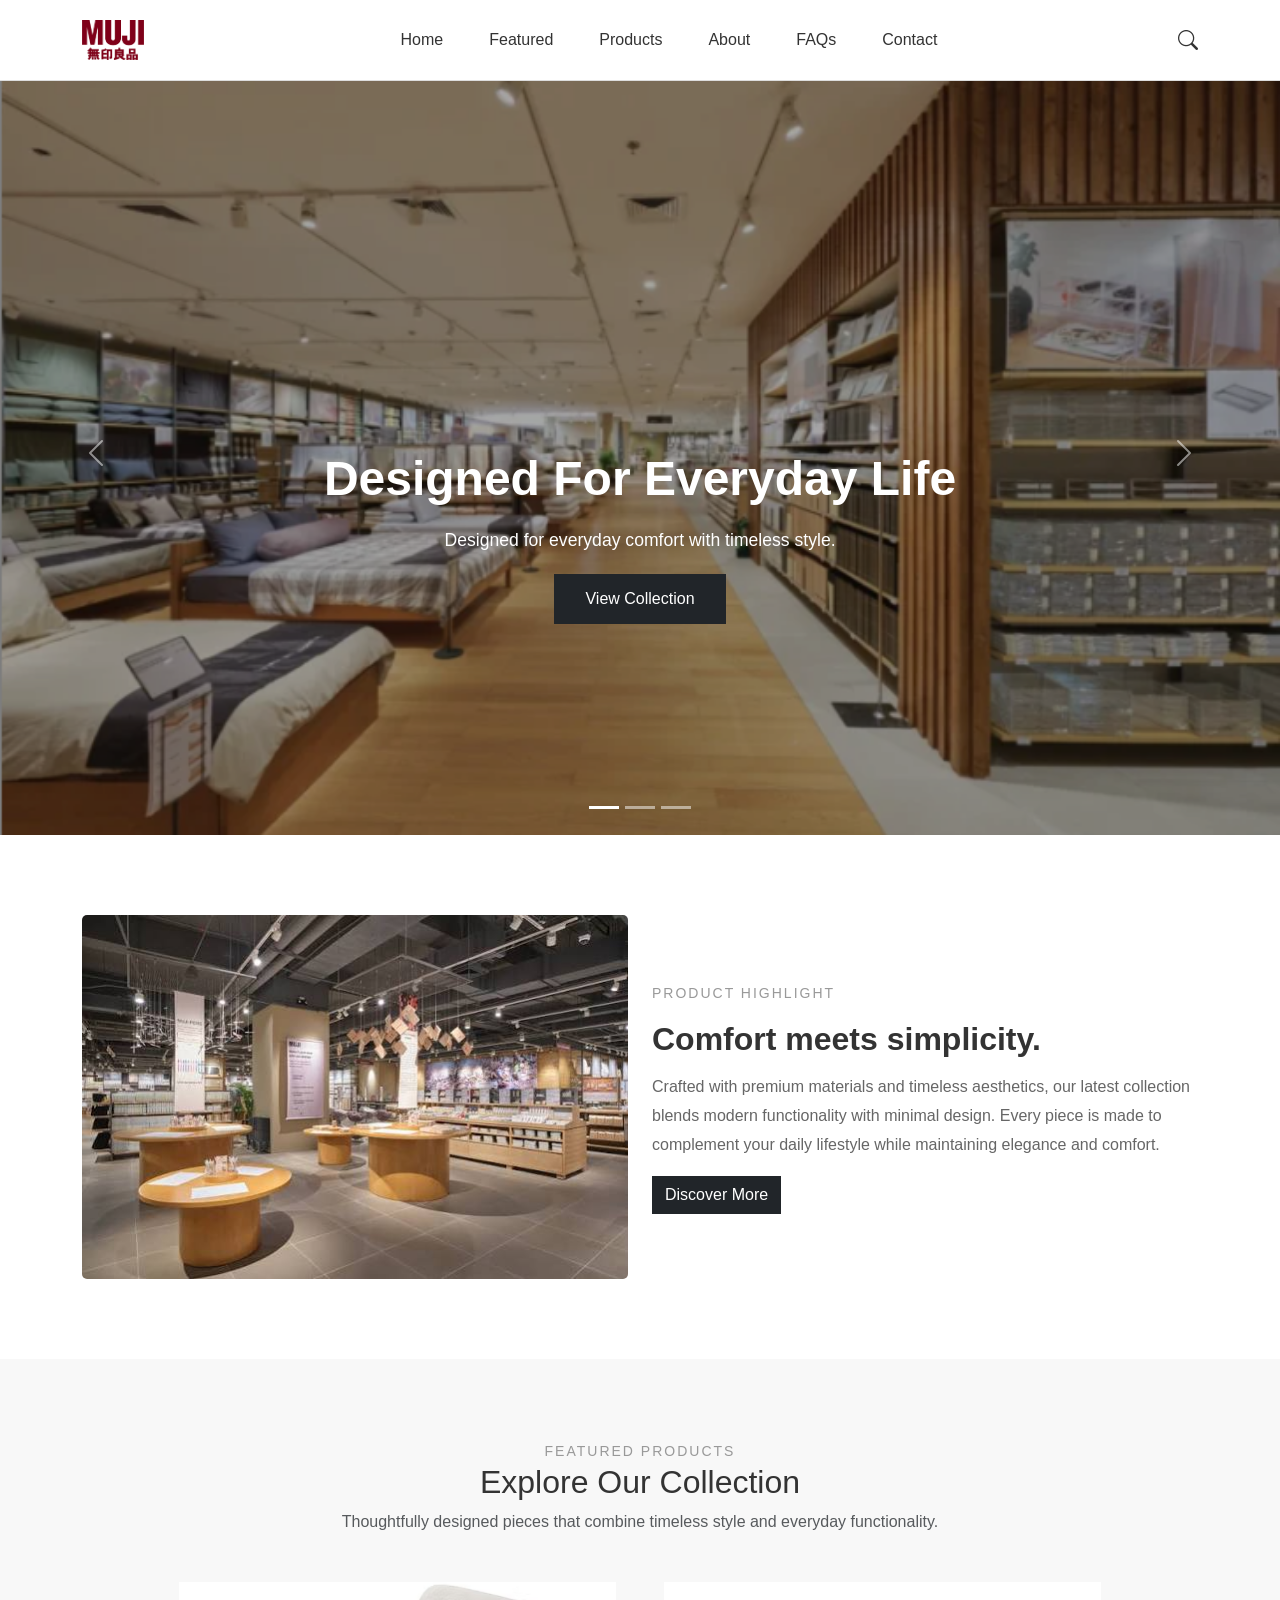
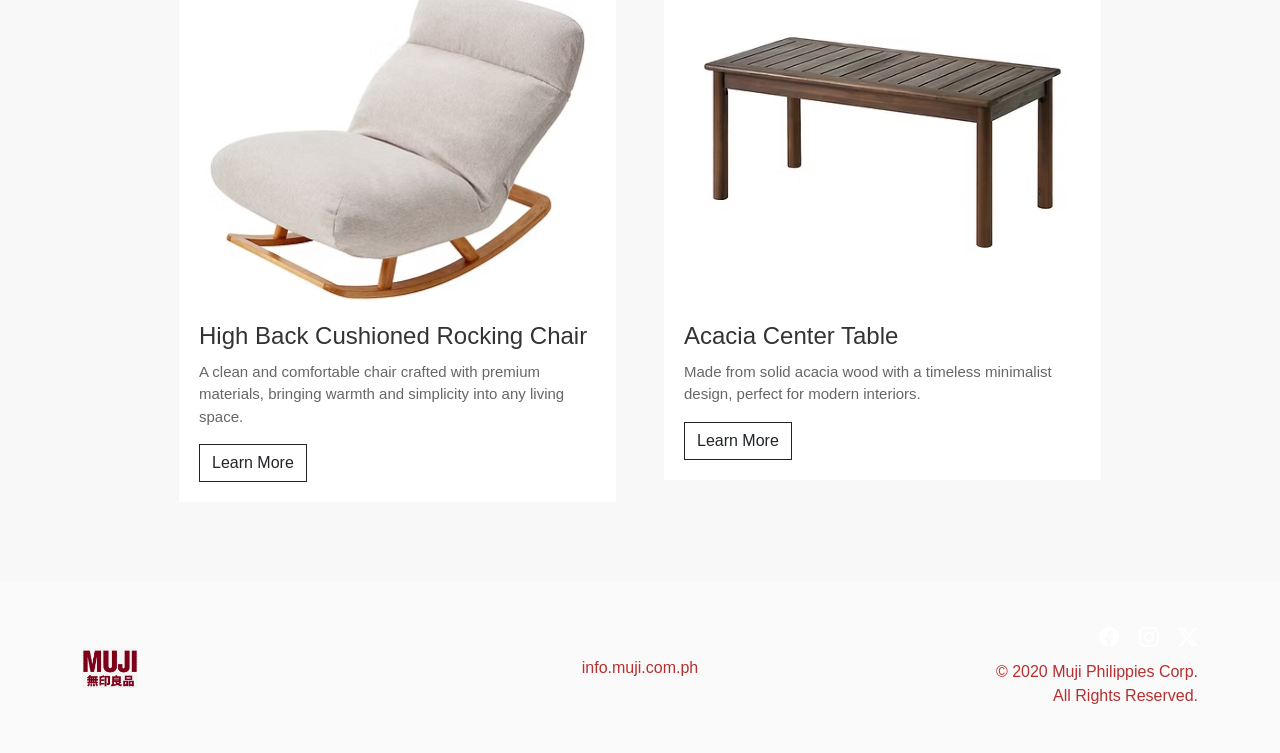
<file: index.html>
<!DOCTYPE html>
<html lang="en">

<head>
    <meta charset="UTF-8">
    <meta name="viewport" content="width=device-width, initial-scale=1.0">
    <title>MUJI</title>
    <link href="https://cdn.jsdelivr.net/npm/bootstrap@5.3.3/dist/css/bootstrap.min.css" rel="stylesheet">
    <link rel="stylesheet" href="https://cdn.jsdelivr.net/npm/bootstrap-icons@1.11.3/font/bootstrap-icons.min.css">
    <link rel="stylesheet" href="style.css">
</head>

<body>
    <nav class="navbar navbar-expand-lg fixed-top">
        <div class="container">
            <a class="navbar-brand" href="#">
                <img src="logo.png" class="logo" alt="Logo">
            </a>

            <button class="navbar-toggler" type="button" data-bs-toggle="collapse" data-bs-target="#navbarNav">
                <span class="navbar-toggler-icon"></span>
            </button>

            <div class="collapse navbar-collapse justify-content-center" id="navbarNav">
                <ul class="navbar-nav">
                    <li class="nav-item">
                        <a class="nav-link active" href="#">Home</a>
                    </li>

                    <li class="nav-item">
                        <a class="nav-link" href="#featured">Featured</a>
                    </li>

                    <li class="nav-item">
                        <a class="nav-link" href="#products">Products</a>
                    </li>

                    <li class="nav-item">
                        <a class="nav-link" href="about.html">About</a>
                    </li>

                    <li class="nav-item">
                        <a class="nav-link" href="faq.html">FAQs</a>
                    </li>

                    <li class="nav-item">
                        <a class="nav-link" href="#contact">Contact</a>
                    </li>

                </ul>

            </div>

            <div class="d-none d-lg-flex align-items-center">
                <i class="bi bi-search search-icon"></i>

            </div>

        </div>

    </nav>

    <section id="hero">

        <div id="heroCarousel" class="carousel slide carousel-fade" data-bs-ride="carousel" data-bs-interval="4000">
            <div class="carousel-indicators">

                <button type="button" data-bs-target="#heroCarousel" data-bs-slide-to="0" class="active"></button>

                <button type="button" data-bs-target="#heroCarousel" data-bs-slide-to="1"></button>

                <button type="button" data-bs-target="#heroCarousel" data-bs-slide-to="2"></button>

            </div>

            <div class="carousel-inner">
                <div class="carousel-item active">
                    <img src="muji hero.png" class="d-block w-100 hero-image" alt="Bedroom">
                    <div class="carousel-caption">
                        <h1>Designed For Everyday Life</h1>
                        <p>Designed for everyday comfort with timeless style.</p>
                        <a href="#products" class="btn btn-dark">View Collection</a>

                    </div>

                </div>

                <div class="carousel-item">
                    <img src="muji hero 2.jpg" class="d-block w-100 hero-image" alt="Kitchenware">
                    <div class="carousel-caption">
                        <h1>Natural Materials.<br>
                            Modern Living.</h1>
                        <p>Minimal design with maximum functionality.</p>
                        <a href="#featured" class="btn btn-dark">Explore</a>

                    </div>

                </div>

                <div class="carousel-item">
                    <img src="muji hero 3.jpg" class="d-block w-100 hero-image" alt="Clothes">
                    <div class="carousel-caption">
                        <h1>Comfort,<br>
                            Meets Simplicity.
                        </h1>
                        <p>Inspired by simplicity and thoughtful craftsmanship.</p>
                        <a href="#about" class="btn btn-dark">Learn More</a>

                    </div>

                </div>

            </div>

            <button class="carousel-control-prev" type="button" data-bs-target="#heroCarousel" data-bs-slide="prev">
                <span class="carousel-control-prev-icon"></span>
            </button>

            <button class="carousel-control-next" type="button" data-bs-target="#heroCarousel" data-bs-slide="next">
                <span class="carousel-control-next-icon"></span>
            </button>

        </div>

    </section>

    <section id="featured" class="featured-image">

        <div class="container-fluid p-0">
            <div class="row g-0">
                <div class="col-12">
                </div>

            </div>

        </div>

    </section>

    <section class="product-highlight">

        <div class="container">
            <div class="row align-items-center">
                <div class="col-lg-6 mb-5 mb-lg-0">
                    <img src="muji uptc 3.jpg" class="img-fluid" alt="Highlight Product">

                </div>

                <div class="col-lg-6">
                    <span class="section-label">PRODUCT HIGHLIGHT</span>
                    <h2>Comfort meets simplicity.</h2>
                    <p>Crafted with premium materials and timeless aesthetics, our latest collection blends modern
                        functionality with minimal design. Every piece is made to complement your daily lifestyle while
                        maintaining elegance and comfort.</p>

                    <a href="#products" class="btn btn-dark">Discover More</a>

                </div>

            </div>

        </div>

    </section>

    <section id="products" class="featured-products">

        <div class="container">

            <div class="text-center mb-5">

                <span class="section-label">
                    FEATURED PRODUCTS
                </span>

                <h2>
                    Explore Our Collection
                </h2>

                <p class="text-muted">
                    Thoughtfully designed pieces that combine timeless style and everyday functionality.
                </p>

            </div>

            <div class="row justify-content-center g-5">

                <!-- Product 1 -->

                <div class="col-lg-5">

                    <div class="product-card">

                        <img src="chair.png" class="img-fluid" alt="Minimal Lounge Chair">

                        <div class="product-content">

                            <h4>High Back Cushioned Rocking Chair</h4>

                            <p>
                                A clean and comfortable chair crafted with premium materials,
                                bringing warmth and simplicity into any living space.
                            </p>

                            <a href="#" class="btn btn-outline-dark">
                                Learn More
                            </a>

                        </div>

                    </div>

                </div>

                <!-- Product 2 -->

                <div class="col-lg-5">

                    <div class="product-card">

                        <img src="table.png" class="img-fluid" alt="Acacia Center Table">

                        <div class="product-content">

                            <h4>Acacia Center Table</h4>

                            <p>
                                Made from solid acacia wood with a timeless minimalist design,
                                perfect for modern interiors.
                            </p>

                            <a href="#" class="btn btn-outline-dark">
                                Learn More
                            </a>

                        </div>

                    </div>

                </div>

            </div>

        </div>

    </section>

    <footer id="contact" class="footer">

        <div class="container">
            <div class="row justify-content-between align-items-center">
                <div class="col-lg-4">
                    <img src="footer logo.png" alt="Logo" class="footer-logo">

                </div>

                <div class="col-lg-4 text-center">
                    <p>
                        info.muji.com.ph
                    </p>

                </div>

                <div class="col-lg-4 text-lg-end">
                    <div class="social-icons">

                        <a href="#"><i class="bi bi-facebook"></i></a>

                        <a href="#"><i class="bi bi-instagram"></i></a>

                        <a href="#"><i class="bi bi-twitter-x"></i></a>

                    </div>

                    <p class="mt-2">
                        © 2020 Muji Philippies Corp.<br>
                        All Rights Reserved.
                    </p>

                </div>

            </div>

        </div>

    </footer>

    <script src="https://cdn.jsdelivr.net/npm/bootstrap@5.3.3/dist/js/bootstrap.bundle.min.js"></script>

</body>

</html>
</file>
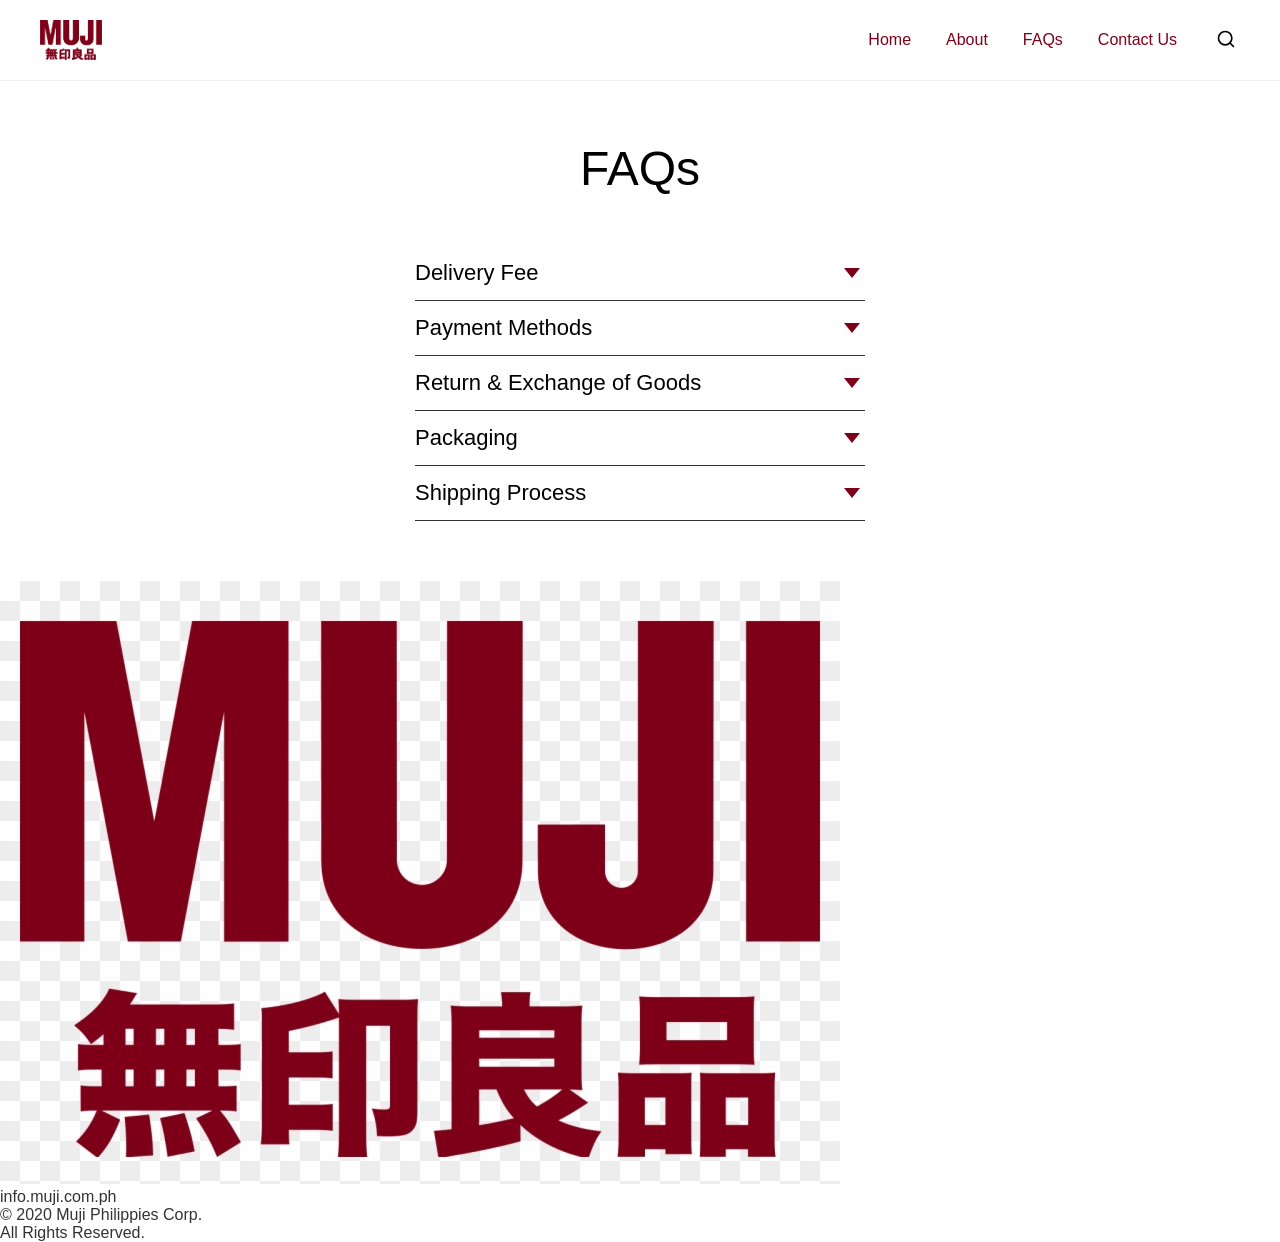
<file: faq.html>
<!DOCTYPE html>
<html lang="en">
<head>
  <meta charset="UTF-8">
  <meta name="viewport" content="width=device-width, initial-scale=1.0">
  <title>MUJI FAQs</title>
  <link rel="stylesheet" href="faq.css">
</head>
<body>

  <!-- Navigation Bar -->
  <header class="navbar">
    <div class="logo-container">
      <img src="logo.png" class="logo" alt="Logo">
    </div>
    
    <!-- Mobile Hamburger Toggle Control Menu -->
    <button class="hamburger" id="hamburger-toggle" aria-label="Toggle Navigation menu" aria-expanded="false">
      <span></span>
      <span></span>
      <span></span>
    </button>

    <!-- Shared Responsive Nav Links Block -->
    <nav class="nav-links" id="nav-menu">
      <a href="index.html">Home</a>
      <a href="about.html">About</a>
      <a href="#" class="active">FAQs</a>
      <a href="index.html">Contact Us</a>
      
      <!-- Interactive Search Container Component -->
      <div class="search-container" id="search-container">
        <input type="text" class="search-input" id="search-input" placeholder="Search" aria-label="Search FAQs">
        <button class="search-btn" id="search-trigger" aria-label="Open Search">
          <svg xmlns="http://w3.org" width="20" height="20" viewBox="0 0 24 24" fill="none" stroke="currentColor" stroke-width="2" stroke-linecap="round" stroke-linejoin="round"><circle cx="11" cy="11" r="8"></circle><line x1="21" y1="21" x2="16.65" y2="16.65"></line></svg>
        </button>
      </div>
    </nav>
  </header>

  <!-- Main Content Box -->
  <main class="content-wrapper">
    <h1 class="page-title">FAQs</h1>

    <!-- Accordion Wrapper Container -->
    <div class="accordion-container">
      <div class="accordion-item">
        <button class="accordion-header">
          <span>Delivery Fee</span>
          <span class="chevron"></span>
        </button>
        <div class="accordion-content">
          <p>Standard delivery details and fee structures go here.</p>
        </div>
      </div>

      <div class="accordion-item">
        <button class="accordion-header">
          <span>Payment Methods</span>
          <span class="chevron"></span>
        </button>
        <div class="accordion-content">
          <p>We accept major credit cards, debit cards, and digital wallets.</p>
        </div>
      </div>

      <div class="accordion-item">
        <button class="accordion-header">
          <span>Return & Exchange of Goods</span>
          <span class="chevron"></span>
        </button>
        <div class="accordion-content">
          <p>Items can be returned or exchanged within 30 days of purchase with a receipt.</p>
        </div>
      </div>

      <div class="accordion-item">
        <button class="accordion-header">
          <span>Packaging</span>
          <span class="chevron"></span>
        </button>
        <div class="accordion-content">
          <p>Information about eco-friendly packaging and gift boxes.</p>
        </div>
      </div>

      <div class="accordion-item">
        <button class="accordion-header">
          <span>Shipping Process</span>
          <span class="chevron"></span>
        </button>
        <div class="accordion-content">
          <p>Track your shipment directly from your confirmation email link.</p>
        </div>
      </div>
    </div>
  </main>

   <footer id="contact" class="footer">

        <div class="container">
            <div class="row justify-content-between align-items-center">
                <div class="col-lg-4">
                    <img src="footer logo.png" alt="Logo" class="footer-logo">

                </div>

                <div class="col-lg-4 text-center">
                    <p>
                        info.muji.com.ph
                    </p>

                </div>

                <div class="col-lg-4 text-lg-end">
                    <div class="social-icons">

                        <a href="#"><i class="bi bi-facebook"></i></a>

                        <a href="#"><i class="bi bi-instagram"></i></a>

                        <a href="#"><i class="bi bi-twitter-x"></i></a>

                    </div>

                    <p class="mt-2">
                        © 2020 Muji Philippies Corp.<br>
                        All Rights Reserved.
                    </p>

                </div>

            </div>

        </div>

    </footer>

  <script src="script.js"></script>
</body>
</html>
</file>
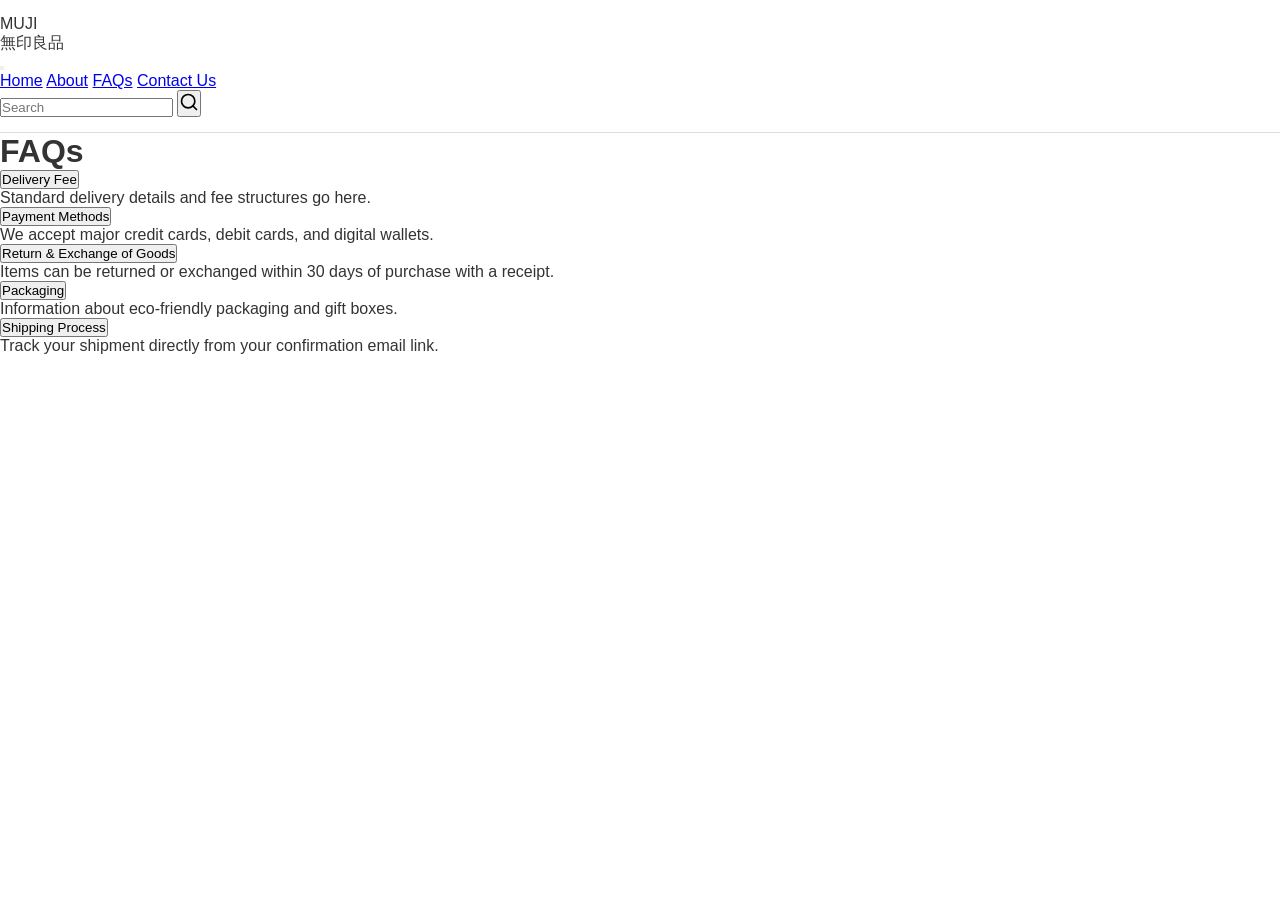
<file: muji .html>
<!DOCTYPE html>
<html lang="en">
<head>
  <meta charset="UTF-8">
  <meta name="viewport" content="width=device-width, initial-scale=1.0">
  <title>MUJI FAQs</title>
  <link rel="stylesheet" href="style.css">
</head>
<body>

  <!-- Navigation Bar -->
  <header class="navbar">
    <div class="logo-container">
      <div class="brand-en">MUJI</div>
      <div class="brand-jp">無印良品</div>
    </div>
    
    <!-- Mobile Hamburger Toggle Control Menu -->
    <button class="hamburger" id="hamburger-toggle" aria-label="Toggle Navigation menu" aria-expanded="false">
      <span></span>
      <span></span>
      <span></span>
    </button>

    <!-- Shared Responsive Nav Links Block -->
    <nav class="nav-links" id="nav-menu">
      <a href="#">Home</a>
      <a href="#">About</a>
      <a href="#" class="active">FAQs</a>
      <a href="#">Contact Us</a>
      
      <!-- Interactive Search Container Component -->
      <div class="search-container" id="search-container">
        <input type="text" class="search-input" id="search-input" placeholder="Search" aria-label="Search FAQs">
        <button class="search-btn" id="search-trigger" aria-label="Open Search">
          <svg xmlns="http://w3.org" width="20" height="20" viewBox="0 0 24 24" fill="none" stroke="currentColor" stroke-width="2" stroke-linecap="round" stroke-linejoin="round"><circle cx="11" cy="11" r="8"></circle><line x1="21" y1="21" x2="16.65" y2="16.65"></line></svg>
        </button>
      </div>
    </nav>
  </header>

  <!-- Main Content Box -->
  <main class="content-wrapper">
    <h1 class="page-title">FAQs</h1>

    <!-- Accordion Wrapper Container -->
    <div class="accordion-container">
      <div class="accordion-item">
        <button class="accordion-header">
          <span>Delivery Fee</span>
          <span class="chevron"></span>
        </button>
        <div class="accordion-content">
          <p>Standard delivery details and fee structures go here.</p>
        </div>
      </div>

      <div class="accordion-item">
        <button class="accordion-header">
          <span>Payment Methods</span>
          <span class="chevron"></span>
        </button>
        <div class="accordion-content">
          <p>We accept major credit cards, debit cards, and digital wallets.</p>
        </div>
      </div>

      <div class="accordion-item">
        <button class="accordion-header">
          <span>Return & Exchange of Goods</span>
          <span class="chevron"></span>
        </button>
        <div class="accordion-content">
          <p>Items can be returned or exchanged within 30 days of purchase with a receipt.</p>
        </div>
      </div>

      <div class="accordion-item">
        <button class="accordion-header">
          <span>Packaging</span>
          <span class="chevron"></span>
        </button>
        <div class="accordion-content">
          <p>Information about eco-friendly packaging and gift boxes.</p>
        </div>
      </div>

      <div class="accordion-item">
        <button class="accordion-header">
          <span>Shipping Process</span>
          <span class="chevron"></span>
        </button>
        <div class="accordion-content">
          <p>Track your shipment directly from your confirmation email link.</p>
        </div>
      </div>
    </div>
  </main>

  <script src="script.js"></script>
</body>
</html>
</file>
<file: style.css>
* {
    margin: 0;
    padding: 0;
    box-sizing: border-box;
}

body {
    font-family: 'Poppins', sans-serif;
    color: #333;
    background: #fff;
}

section {
    padding: 80px 0;
}

img {
    width: 100%;
}

.navbar {
    background: #fff;
    border-bottom: 1px solid #ddd;
    padding: 15px 0;
}

.logo {
    height: 40px;
}

.nav-link {
    color: #333 !important;
    margin: 0 15px;
    font-weight: 500;
}

.nav-link:hover {
    color: #777 !important;
}

.search-icon {
    font-size: 20px;
    cursor: pointer;
}

#hero {
    padding: 0;
    margin-top: 70px;
}

.hero-image {
    height: 85vh;
    object-fit: cover;
    filter: brightness(65%);
}

.carousel-caption {
    bottom: 25%;
}

.carousel-caption h1 {
    font-size: 3rem;
    font-weight: 700;
}

.carousel-caption p {
    font-size: 1.1rem;
    margin: 20px 0;
}

.carousel-caption .btn {
    padding: 12px 30px;
}

.featured-image {
    padding: 0;
}

.featured-image img {
    height: 500px;
    object-fit: cover;
}

.product-highlight img {
    border-radius: 5px;
}

.product-highlight h2 {
    margin: 15px 0;
    font-weight: 600;
}

.product-highlight p {
    color: #666;
    line-height: 1.8;
}

.section-label {
    font-size: 14px;
    color: #999;
    letter-spacing: 2px;
}

.featured-products {
    background: #f8f8f8;
}

.product-card {
    background: #fff;
    transition: .3s;
}

.product-card img {
    height: 320px;
    object-fit: cover;
}

.product-card:hover {
    transform: translateY(-5px);
}

.product-content {
    padding: 20px;
}

.product-content h4 {
    margin-bottom: 10px;
}

.product-content p {
    color: #666;
    font-size: 15px;
}

.btn {
    border-radius: 0;
}

.footer {
    background: #fafafa;
    color: #b63030;
    padding: 40px 0;
}

.footer-logo {
    height: 40px;
    width: auto;
}

.footer p {
    margin: 5px 0;
}

.social-icons a {
    color: #fff;
    font-size: 20px;
    margin-left: 15px;
    text-decoration: none;
}

.social-icons a:hover {
    color: #ccc;
}

@media (max-width:768px) {

    .carousel-caption {
        bottom: 15%;
    }

    .carousel-caption h1 {
        font-size: 2rem;
    }

    .carousel-caption p {
        font-size: 1rem;
    }

    .hero-image {
        height: 60vh;
    }

    .featured-image img {
        height: 300px;
    }

    .product-card img {
        height: 250px;
    }

    .footer {
        text-align: center;
    }

    .social-icons {
        margin-top: 20px;
    }

    .social-icons a {
        margin: 0 10px;
    }

}
</file>
<file: faq.css>
/* Typography & Reset */
* {
  box-sizing: border-box;
  margin: 0;
  padding: 0;
  font-family: "Helvetica Neue", Helvetica, Arial, sans-serif;
}

body {
  background-color: #ffffff;
  color: #333333;
}

/* Header & Navbar Layout */
.navbar {
  display: flex;
  justify-content: space-between;
  align-items: center;
  padding: 20px 40px;
  background-color: #ffffff;
  border-bottom: 1px solid #f0f0f0;
  position: relative;
  z-index: 100;
}

.logo {
  height: 40px;
}

.logo-container {
  display: flex;
  flex-direction: column;
  color: #7f0019; /* Signature MUJI Red */
  font-weight: bold;
  line-height: 1.1;
}

.brand-en {
  font-size: 32px;
  letter-spacing: 1px;
}

.brand-jp {
  font-size: 14px;
  letter-spacing: 2px;
}

/* Base Desktop Nav Styles */
.nav-links {
  display: flex;
  align-items: center;
  gap: 35px;
}

.nav-links a {
  text-decoration: none;
  color: #7f0019;
  font-size: 16px;
  font-weight: 500;
  transition: opacity 0.2s;
}

.nav-links a:hover {
  opacity: 0.6;
}

/* Expandable Search Component Box */
.search-container {
  display: flex;
  align-items: center;
  border-bottom: 1px solid transparent;
  transition: border-color 0.3s ease-in-out;
  padding-bottom: 2px;
}

.search-container.active {
  border-color: #333333;
}

.search-input {
  width: 0;
  opacity: 0;
  border: none;
  outline: none;
  font-size: 15px;
  padding: 0;
  color: #7f0019;
  transition: width 0.3s ease-in-out, opacity 0.2s ease-in-out, padding 0.3s;
}

.search-container.active .search-input {
  width: 180px; /* Expand transition width smoothly */
  opacity: 1;
  padding: 0 8px;
}

.search-btn {
  background: none;
  border: none;
  cursor: pointer;
  color: #000000;
  display: flex;
  align-items: center;
  padding: 4px;
  transition: transform 0.2s;
}

.search-btn:hover {
  opacity: 0.7;
}

/* Mobile Hamburger Button Styling Setup */
.hamburger {
  display: none;
  flex-direction: column;
  justify-content: space-between;
  width: 30px;
  height: 21px;
  background: transparent;
  border: none;
  cursor: pointer;
  padding: 0;
  z-index: 110;
}

.hamburger span {
  width: 100%;
  height: 3px;
  background-color: #7f0019;
  transition: all 0.3s ease-in-out;
}

/* Main Layout Wrapper */
.content-wrapper {
  max-width: 800px;
  margin: 60px auto;
  padding: 0 24px;
}

.page-title {
  text-align: center;
  font-size: 48px;
  font-weight: 400;
  margin-bottom: 50px;
  color: #000000;
}

/* Accordion Component Layout styling */
.accordion-container {
  max-width: 450px;
  margin: 0 auto;
}

.accordion-item {
  border-bottom: 1px solid #333333;
  transition: opacity 0.3s ease;
}

/* Clean utility modifier for filtering search matches */
.accordion-item.hidden {
  display: none;
}

.accordion-header {
  width: 100%;
  display: flex;
  justify-content: space-between;
  align-items: center;
  background: none;
  border: none;
  padding: 14px 0;
  font-size: 22px;
  color: #000000;
  cursor: pointer;
  text-align: left;
}

.chevron {
  width: 0;
  height: 0;
  border-left: 8px solid transparent;
  border-right: 8px solid transparent;
  border-top: 10px solid #7f0019;
  transition: transform 0.3s ease;
  margin-right: 5px;
}

.accordion-item.active .chevron {
  transform: rotate(-180deg);
}

.accordion-content {
  max-height: 0;
  overflow: hidden;
  transition: max-height 0.3s ease-out;
}

.accordion-content p {
  padding: 10px 0 20px 0;
  color: #7f0019;
  font-size: 15px;
  line-height: 1.5;
}

/* --- Responsive Layout Breaks Mobile Screens (< 768px) --- */
@media (max-width: 767px) {
  .navbar {
    padding: 15px 24px;
  }
  
  .brand-en {
    font-size: 26px;
  }
  
  .brand-jp {
    font-size: 11px;
  }

  .hamburger {
    display: flex;
  }

  .hamburger.open span:nth-child(1) {
    transform: translateY(9px) rotate(45deg);
  }

  .hamburger.open span:nth-child(2) {
    opacity: 0;
  }

  .hamburger.open span:nth-child(3) {
    transform: translateY(-9px) rotate(-45deg);
  }

  /* Convert Top Menu strip to standard Mobile Slide Overlay */
  .nav-links {
    position: fixed;
    top: 0;
    right: -100%;
    width: 70%;
    height: 100vh;
    background-color: #ffffff;
    flex-direction: column;
    align-items: flex-start;
    padding: 100px 40px;
    gap: 25px;
    box-shadow: -5px 0 15px rgba(0, 0, 0, 0.05);
    transition: right 0.4s ease-in-out;
  }

  .nav-links.open {
    right: 0;
  }

  .nav-links a {
    font-size: 20px;
    width: 100%;
    padding-bottom: 10px;
    border-bottom: 1px solid #f5f5f5;
  }

  /* Search Adjustments on Mobile Overlay screens */
  .search-container {
    width: 100%;
    margin-top: 15px;
    border-bottom: 1px solid #7f0019;
  }
  
  .search-input {
    width: 100% !important;
    opacity: 1 !important;
    padding: 8px 0;
  }
  
  .search-btn {
    order: -1; 
    padding-left: 0;
  }

  .page-title {
    font-size: 36px;
    margin-bottom: 30px;
  }
  
  .accordion-header {
    font-size: 18px;
    padding: 12px 0;
  }
}
</file>
